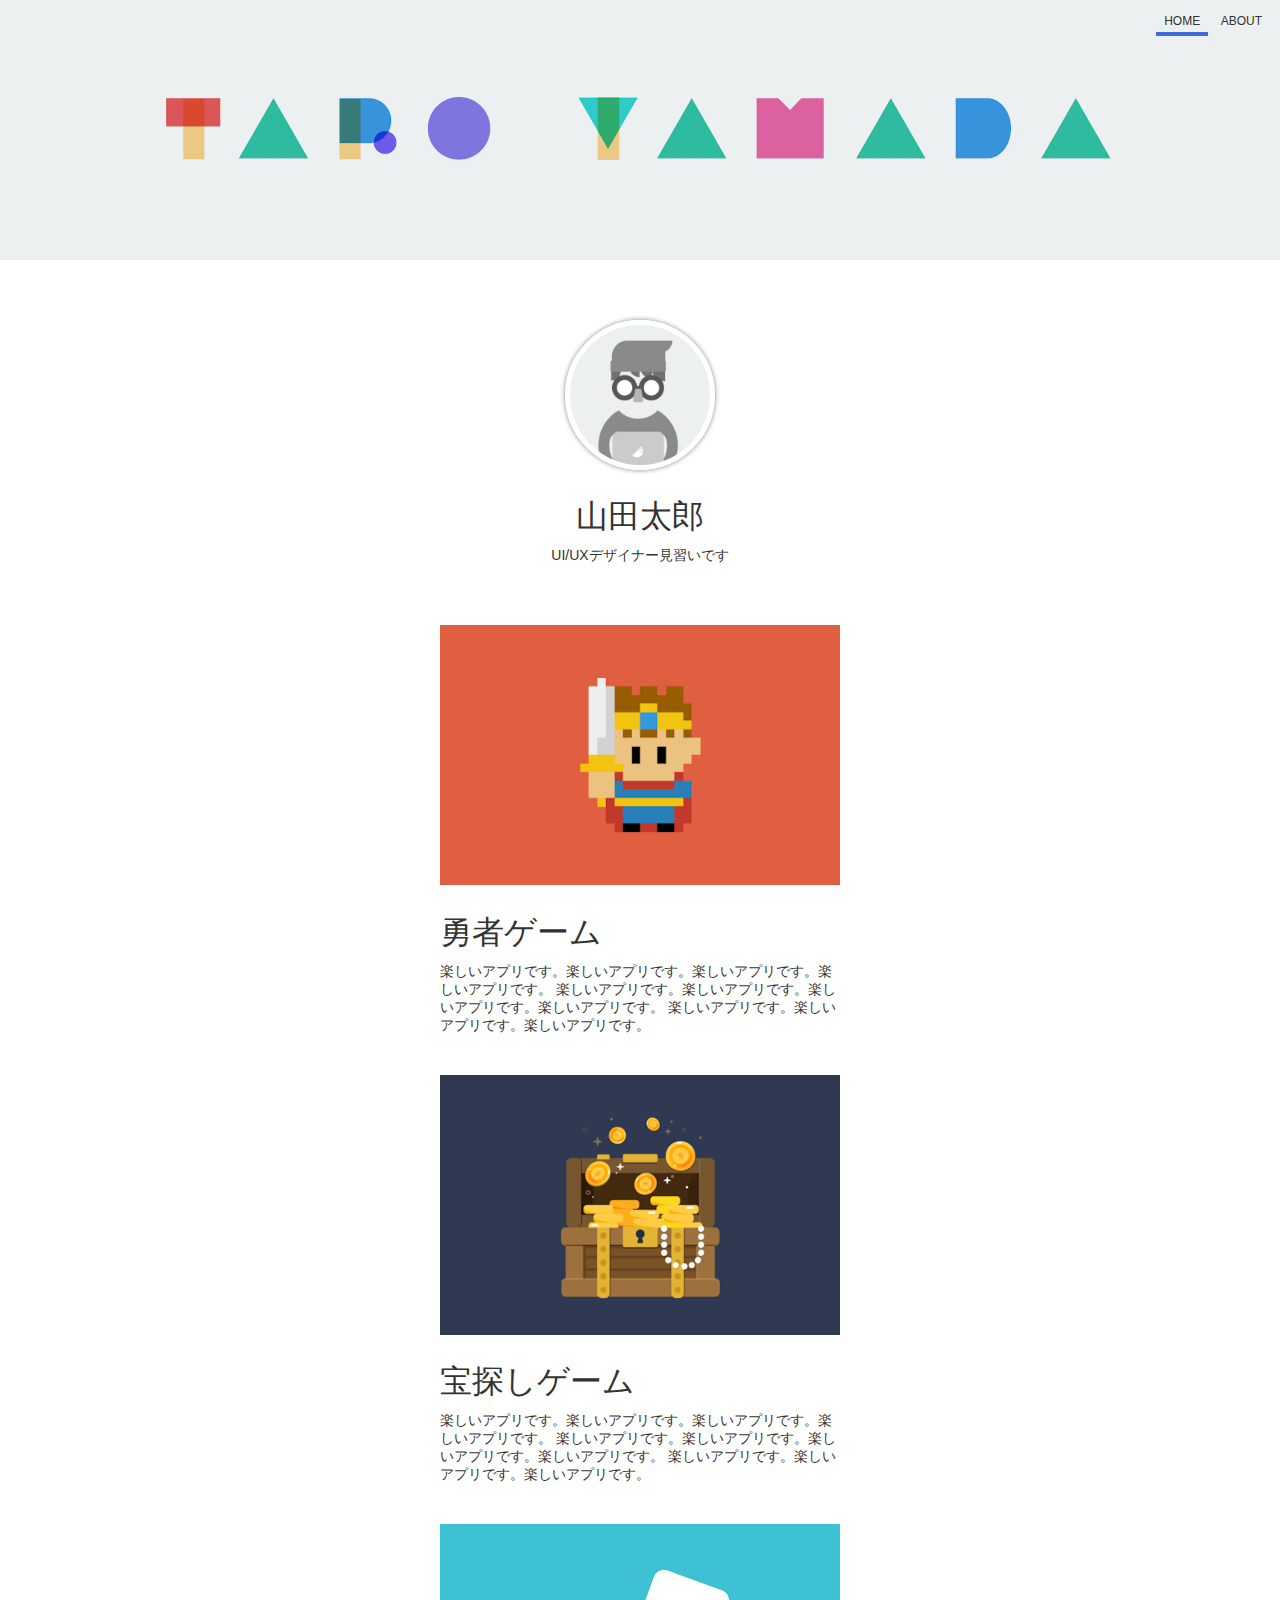
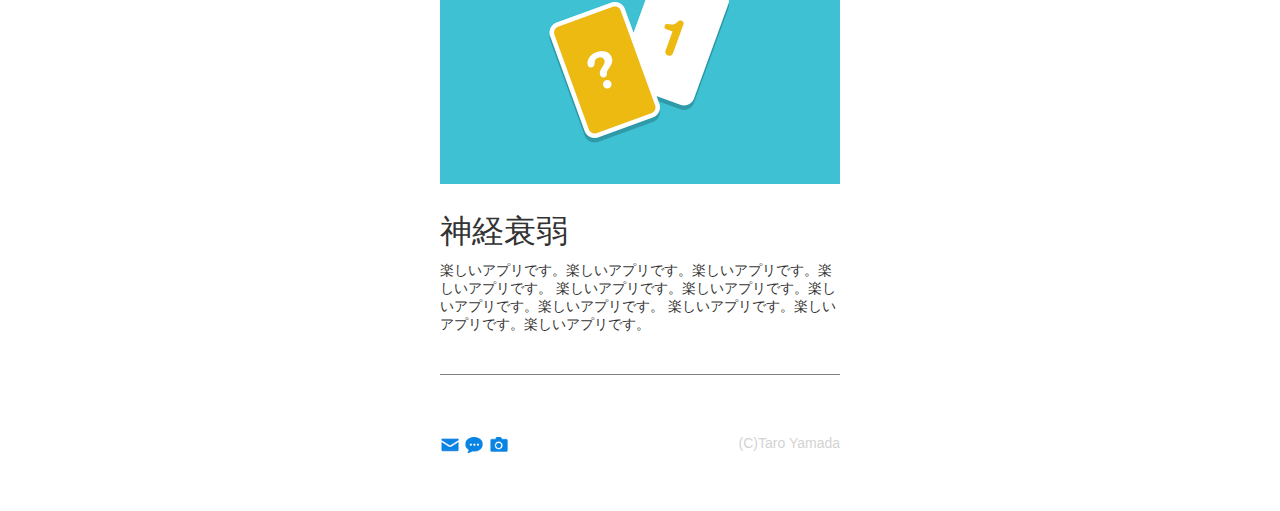
<file: index.html>
<!DOCTYPE html>
<html lang="ja">
	<head>
		<meta charset="utf-8">
		<title>太郎のポートフォリオサイト</title>
		<link rel="icon" href="favicon.ico">
		<link rel="stylesheet" type="text/css" href="css/stylesheet.css">
		<meta name="description" content="太郎のポートフォリオサイトです。">
	</head>
	<body>
		<header>
			<nav>
				<ul>
					<li class="current">
						<a href="index.html">
							HOME
						</a>
					</li>
					<li>
						<a href="about.html">
							ABOUT
						</a>
					</li>
				</ul>
			</nav>
			<!-- <img src="img/header.png" width="100%" height="130" alt="ヘッダー"> -->
		</header>
		<section class="main">
			<img class="icon" src="img/taro.png" width="140" height="140" alt="太郎のアイコン">
			<h1>山田太郎</h1>
			<p>UI/UXデザイナー見習いです</p>
			
			<div class="works">
				<section id="content1">
					<img src="img/work1.png" width="400" height="260" alt="勇者ゲーム">
					<h1>勇者ゲーム</h1>
					<p>楽しいアプリです。楽しいアプリです。楽しいアプリです。楽しいアプリです。
					楽しいアプリです。楽しいアプリです。楽しいアプリです。楽しいアプリです。
					楽しいアプリです。楽しいアプリです。楽しいアプリです。</p>
				</section>
				<section id="content2">
					<img src="img/work2.png" width="400" height="260" alt="宝探しゲーム">
					<h1>宝探しゲーム</h1>
					<p>楽しいアプリです。楽しいアプリです。楽しいアプリです。楽しいアプリです。
					楽しいアプリです。楽しいアプリです。楽しいアプリです。楽しいアプリです。
					楽しいアプリです。楽しいアプリです。楽しいアプリです。</p>
				</section>
				<section id="content3">
					<img src="img/work3.png" width="400" height="260" alt="神経衰弱">
					<h1>神経衰弱</h1>
					<p>楽しいアプリです。楽しいアプリです。楽しいアプリです。楽しいアプリです。
					楽しいアプリです。楽しいアプリです。楽しいアプリです。楽しいアプリです。
					楽しいアプリです。楽しいアプリです。楽しいアプリです。</p>
				</section>
			</div>
		</section>
		<footer>
			<div class="footer-left">
				<ul>
					<li>
						<a href="mailto:taguchi@gmail.com" target="_blank">
							<img src="img/mail.png" width="20" height="20" alt="mail">
						</a>
					</li>
					<li>
						<a href="https://dotinstall.com" target="_blank">
							<img src="img/blog.png" width="20" height="20" alt="blog">
						</a>
					</li>
					<li>
						<a href="https://dotinstall.com" target="_blank">
							<img src="img/photos.png" width="20" height="20" alt="photo">
						</a>
					</li>
				</ul>
			</div>
			<div class="footer-right">
				<p>(C)Taro Yamada</p>
			</div>
		</footer>
	</body>
</html>
</file>
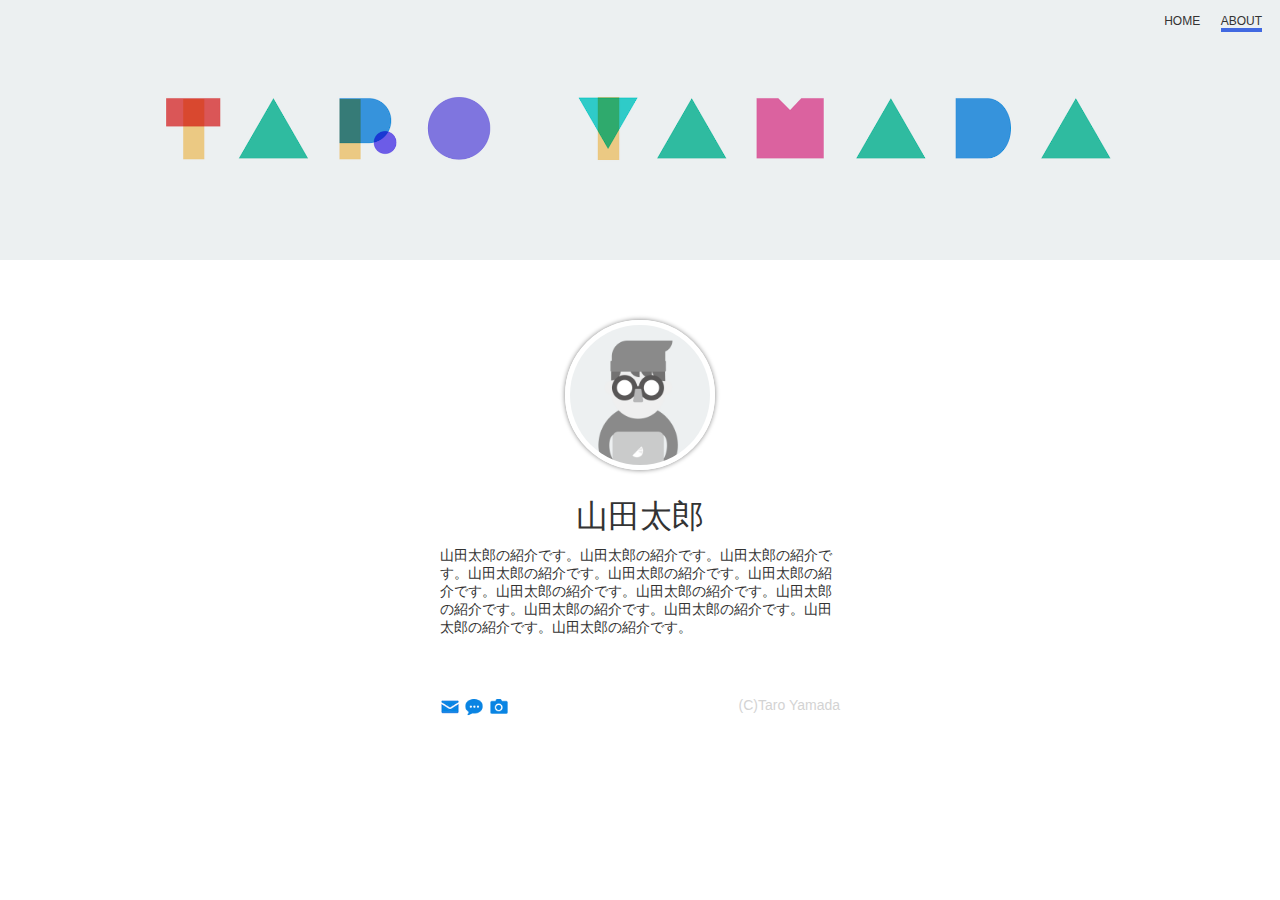
<file: about.html>
<!DOCTYPE html>
<html lang="ja">
	<head>
		<meta charset="utf-8">
		<title>山田太郎について</title>
		<link rel="icon" href="favicon.ico">
		<link rel="stylesheet" type="text/css" href="css/stylesheet.css">
		<meta name="description" content="山田太郎について">
	</head>
	<body>
		<header>
			<nav>
				<ul>
					<li>
						<a href="index.html">
							HOME
						</a>
					</li>
					<li>
						<a class="current" href="about.html">
							ABOUT
						</a>
					</li>
				</ul>
			</nav>
		</header>
		<section class="about">
			<img class="icon" src="img/taro.png" width="140" height="140" alt="太郎のアイコン">
			<h1>山田太郎</h1>
			<p>山田太郎の紹介です。山田太郎の紹介です。山田太郎の紹介です。山田太郎の紹介です。山田太郎の紹介です。山田太郎の紹介です。山田太郎の紹介です。山田太郎の紹介です。山田太郎の紹介です。山田太郎の紹介です。山田太郎の紹介です。山田太郎の紹介です。山田太郎の紹介です。</p>
		</section>
		<footer>
			<div class="footer-left">
				<ul>
					<li>
						<a href="mailto:taguchi@gmail.com" target="_blank">
							<img src="img/mail.png" width="20" height="20" alt="mail">
						</a>
					</li>
					<li>
						<a href="https://dotinstall.com" target="_blank">
							<img src="img/blog.png" width="20" height="20" alt="blog">
						</a>
					</li>
					<li>
						<a href="https://dotinstall.com" target="_blank">
							<img src="img/photos.png" width="20" height="20" alt="photo">
						</a>
					</li>
				</ul>
			</div>
			<div class="footer-right">
				<p>(C)Taro Yamada</p>
			</div>
		</footer>
	</body>
</html>
</file>
<file: css/stylesheet.css>
body {
	/*color: red;*/
	color: #333;
	font-family: Verdana, sans-serif;
	margin: 0px;
}

header {
	background-color: pink;
	text-align: right;
	padding: 10px;
	background-image: url(../img/header.png);
	height: 240px;
	background-size: cover;
	background-position: 50% 50%;
	margin-bottom: 60px;
}

header ul {
	margin: 0px;
	list-style-type: none;
	padding-left: 0px;
}

header li {
	display: inline-block;
	padding: 4px 8px;
	font-size: 12px;
}

header li > a {
	text-decoration: none;
	color: inherit;
}

header li > a:hover {
	color: royalblue;
}

section {
	text-align: center;
}

section h1 {
	font-weight: normal;
	margin-bottom: 8px;
}

section p {
	margin-top: 0;
	font-size: 14px;
}

.icon {
	/*border-radius: 70px;*/
	border-radius: 50%;
	border: 5px solid white;
	/*box-shadow: 10px 10px 5px black;*/
	box-shadow: 0px 0px 5px gray;
}

.works {
	width: 400px;
	margin: 60px auto;
	border-bottom: 1px solid gray;
}

.works h1,
.works p {
	text-align: left;
}

.works > section {
	margin-bottom: 40px;
}

footer {
	width: 400px;
	margin: 0 auto 60px;
}

footer ul {
	margin: 0px;
	list-style-type: none;
	padding-left: 0px;
	float: left;
}

footer li {
	display: inline-block;
}

footer li > a {
	color: inherit;
}

footer li > a:hover {
	opacity: 0.6;
}

footer p {
	color: lightgray;
	font-size: 14px;
	text-align: right;
}

.current {
	border-bottom: 4px solid royalblue;
}

.about {
	width: 400px;
	margin: 0 auto 60px;
}

.about p {
	text-align: left;
}
</file>
